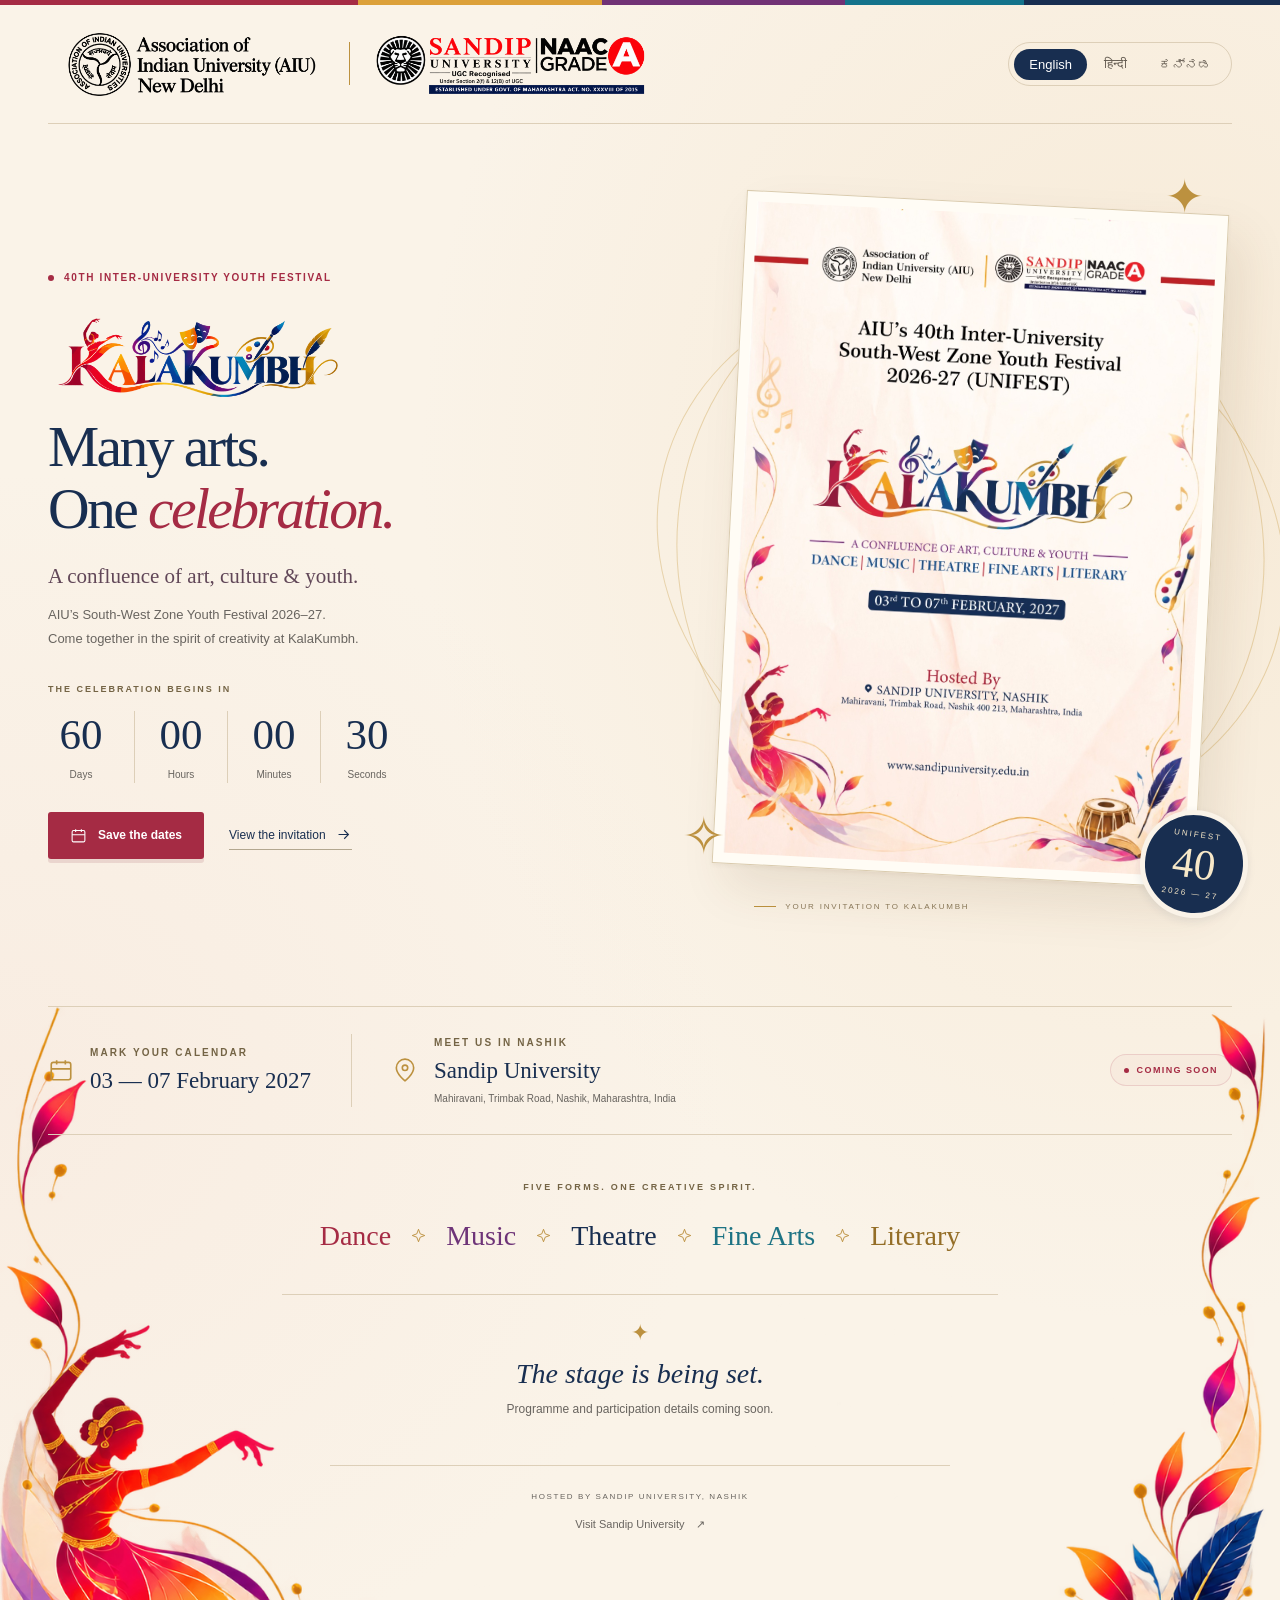
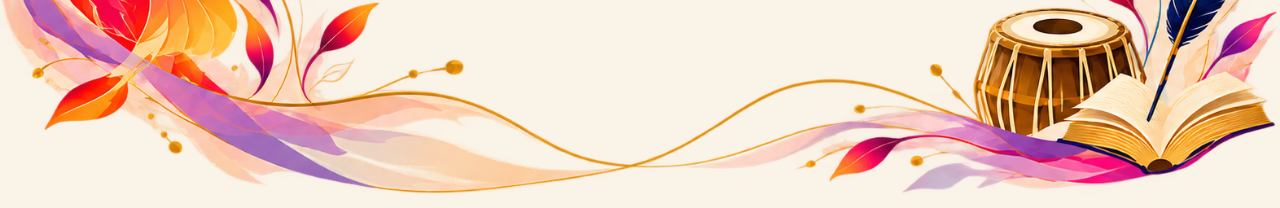
<file: index.html>
<!doctype html>
<html lang="en">
<head>
  <meta charset="utf-8">
  <meta name="viewport" content="width=device-width, initial-scale=1">
  <meta name="theme-color" content="#faf3e8">
  <meta name="description" content="A confluence of art, culture & youth. 03 — 07 February 2027. Sandip University.">
  <title>KalaKumbh 2027 — A confluence of art, culture & youth</title>
  <link rel="icon" href="assets/favicon.svg" type="image/svg+xml">
  <link rel="stylesheet" href="styles.css">
  <script src="script.js" defer></script>
</head>
<body>
  <a class="skip-link" href="#main">Skip to content</a>
  <div class="topline"></div>
  <header class="site-header wrap">
    <a class="organizers" href="index.html" aria-label="AIU · Sandip University — KalaKumbh">
      <span class="logo-crop aiu"><img src="assets/logo-aiu.png" alt="Association of Indian University (AIU), New Delhi" width="2036" height="2880"></span>
      <span class="logo-divider"></span>
      <span class="logo-crop sandip"><img src="assets/logo-sandip.png" alt="Sandip University — NAAC Grade A" width="2036" height="2880"></span>
    </a>
    <nav class="language-nav" aria-label="Select language">
      <a href="index.html" lang="en" hreflang="en" aria-current="page">English</a>
      <a href="hindi.html" lang="hi" hreflang="hi">हिन्दी</a>
      <a href="kannada.html" lang="kn" hreflang="kn">ಕನ್ನಡ</a>
    </nav>
  </header>
  <main id="main">
    <section class="hero wrap" aria-labelledby="hero-title">
      <div class="hero-copy">
        <p class="eyebrow"><span></span> 40TH INTER-UNIVERSITY YOUTH FESTIVAL</p>
        <div class="festival-wordmark ">
          <img src="assets/logo-kalakumbh-english.png" alt="KalaKumbh" width="1131" height="1600">
        </div>
        <h1 id="hero-title">Many arts.<br>One <em>celebration.</em></h1>
        <p class="intro">A confluence of art, culture & youth.</p>
        <p class="description">AIU’s South-West Zone Youth Festival 2026–27.<br>Come together in the spirit of creativity at KalaKumbh.</p>
        <div class="countdown-block">
          <p id="countdown-heading" class="countdown-heading" data-live="The celebration is here!" data-ended="Thank you for celebrating with us.">THE CELEBRATION BEGINS IN</p>
          <div class="countdown" role="timer" aria-live="off" aria-labelledby="countdown-heading">
            <div class="countdown-unit"><span class="countdown-number" data-unit="days">00</span><span class="countdown-label">Days</span></div>
            <div class="countdown-unit"><span class="countdown-number" data-unit="hours">00</span><span class="countdown-label">Hours</span></div>
            <div class="countdown-unit"><span class="countdown-number" data-unit="minutes">00</span><span class="countdown-label">Minutes</span></div>
            <div class="countdown-unit"><span class="countdown-number" data-unit="seconds">00</span><span class="countdown-label">Seconds</span></div>
          </div>
          <noscript><p>03 — 07 February 2027</p></noscript>
        </div>
        <div class="hero-actions">
          <a class="button button-primary" href="assets/kalakumbh-2027.ics" download><svg viewBox="0 0 24 24" fill="none" stroke="currentColor" stroke-width="1.5" aria-hidden="true"><rect x="3" y="5" width="18" height="16" rx="2"/><path d="M16 3v4M8 3v4M3 11h18"/></svg>Save the dates</a>
          <a class="text-link" href="assets/poster-english.jpeg" target="_blank" rel="noopener">View the invitation <svg viewBox="0 0 24 24" fill="none" stroke="currentColor" stroke-width="1.5" aria-hidden="true"><path d="M5 12h14M13 6l6 6-6 6"/></svg></a>
        </div>
      </div>
      <div class="hero-art">
        <div class="orbit orbit-one" aria-hidden="true"></div>
        <div class="orbit orbit-two" aria-hidden="true"></div>
        <span class="art-spark spark-one" aria-hidden="true">✦</span>
        <span class="art-spark spark-two" aria-hidden="true">✧</span>
        <div class="poster-frame">
          <a href="assets/poster-english.jpeg" target="_blank" rel="noopener" aria-label="View the invitation">
            <img class="event-poster" src="assets/poster-english.jpeg" alt="KalaKumbh event poster: AIU’s 40th South-West Zone Youth Festival, 3–7 February 2027, hosted by Sandip University, Nashik." width="1131" height="1600" fetchpriority="high">
          </a>
        </div>
        <div class="edition-seal" aria-hidden="true"><span>UNIFEST</span><strong>40</strong><span>2026 — 27</span></div>
        <p class="poster-caption"><span></span>YOUR INVITATION TO KALAKUMBH</p>
      </div>
    </section>
    <section class="event-details wrap" aria-label="03 — 07 February 2027">
      <div class="detail-item"><svg viewBox="0 0 24 24" fill="none" stroke="currentColor" stroke-width="1.5" aria-hidden="true"><rect x="3" y="5" width="18" height="16" rx="2"/><path d="M16 3v4M8 3v4M3 11h18"/></svg><div><p class="eyebrow">MARK YOUR CALENDAR</p><p class="detail-value">03 — 07 February 2027</p></div></div>
      <div class="detail-item venue-detail"><svg viewBox="0 0 24 24" fill="none" stroke="currentColor" stroke-width="1.5" aria-hidden="true"><path d="M20 10c0 6-8 12-8 12S4 16 4 10a8 8 0 1 1 16 0Z"/><circle cx="12" cy="10" r="2.5"/></svg><div><p class="eyebrow">MEET US IN NASHIK</p><p class="detail-value">Sandip University</p><p class="address">Mahiravani, Trimbak Road, Nashik, Maharashtra, India</p></div></div>
      <div class="coming-soon" aria-label="Site status"><span class="status-dot"></span>COMING SOON</div>
    </section>
    <section class="art-forms wrap" aria-labelledby="arts-heading">
      <p class="eyebrow" id="arts-heading">FIVE FORMS. ONE CREATIVE SPIRIT.</p>
      <div class="arts-list"><span>Dance</span><svg viewBox="0 0 24 24" fill="none" stroke="currentColor" stroke-width="1.5" aria-hidden="true"><path d="m12 2 2.7 7.3L22 12l-7.3 2.7L12 22l-2.7-7.3L2 12l7.3-2.7Z"/></svg><span>Music</span><svg viewBox="0 0 24 24" fill="none" stroke="currentColor" stroke-width="1.5" aria-hidden="true"><path d="m12 2 2.7 7.3L22 12l-7.3 2.7L12 22l-2.7-7.3L2 12l7.3-2.7Z"/></svg><span>Theatre</span><svg viewBox="0 0 24 24" fill="none" stroke="currentColor" stroke-width="1.5" aria-hidden="true"><path d="m12 2 2.7 7.3L22 12l-7.3 2.7L12 22l-2.7-7.3L2 12l7.3-2.7Z"/></svg><span>Fine Arts</span><svg viewBox="0 0 24 24" fill="none" stroke="currentColor" stroke-width="1.5" aria-hidden="true"><path d="m12 2 2.7 7.3L22 12l-7.3 2.7L12 22l-2.7-7.3L2 12l7.3-2.7Z"/></svg><span>Literary</span></div>
    </section>
    <section class="closing wrap">
      <span class="closing-mark" aria-hidden="true">✦</span>
      <h2>The stage is being set.</h2>
      <p>Programme and participation details coming soon.</p>
    </section>
  </main>
  <footer class="site-footer wrap">
    <p>HOSTED BY SANDIP UNIVERSITY, NASHIK</p>
    <a href="https://www.sandipuniversity.edu.in/" target="_blank" rel="noopener">Visit Sandip University <span aria-hidden="true">↗</span></a>
  </footer>
</body>
</html>
</file>
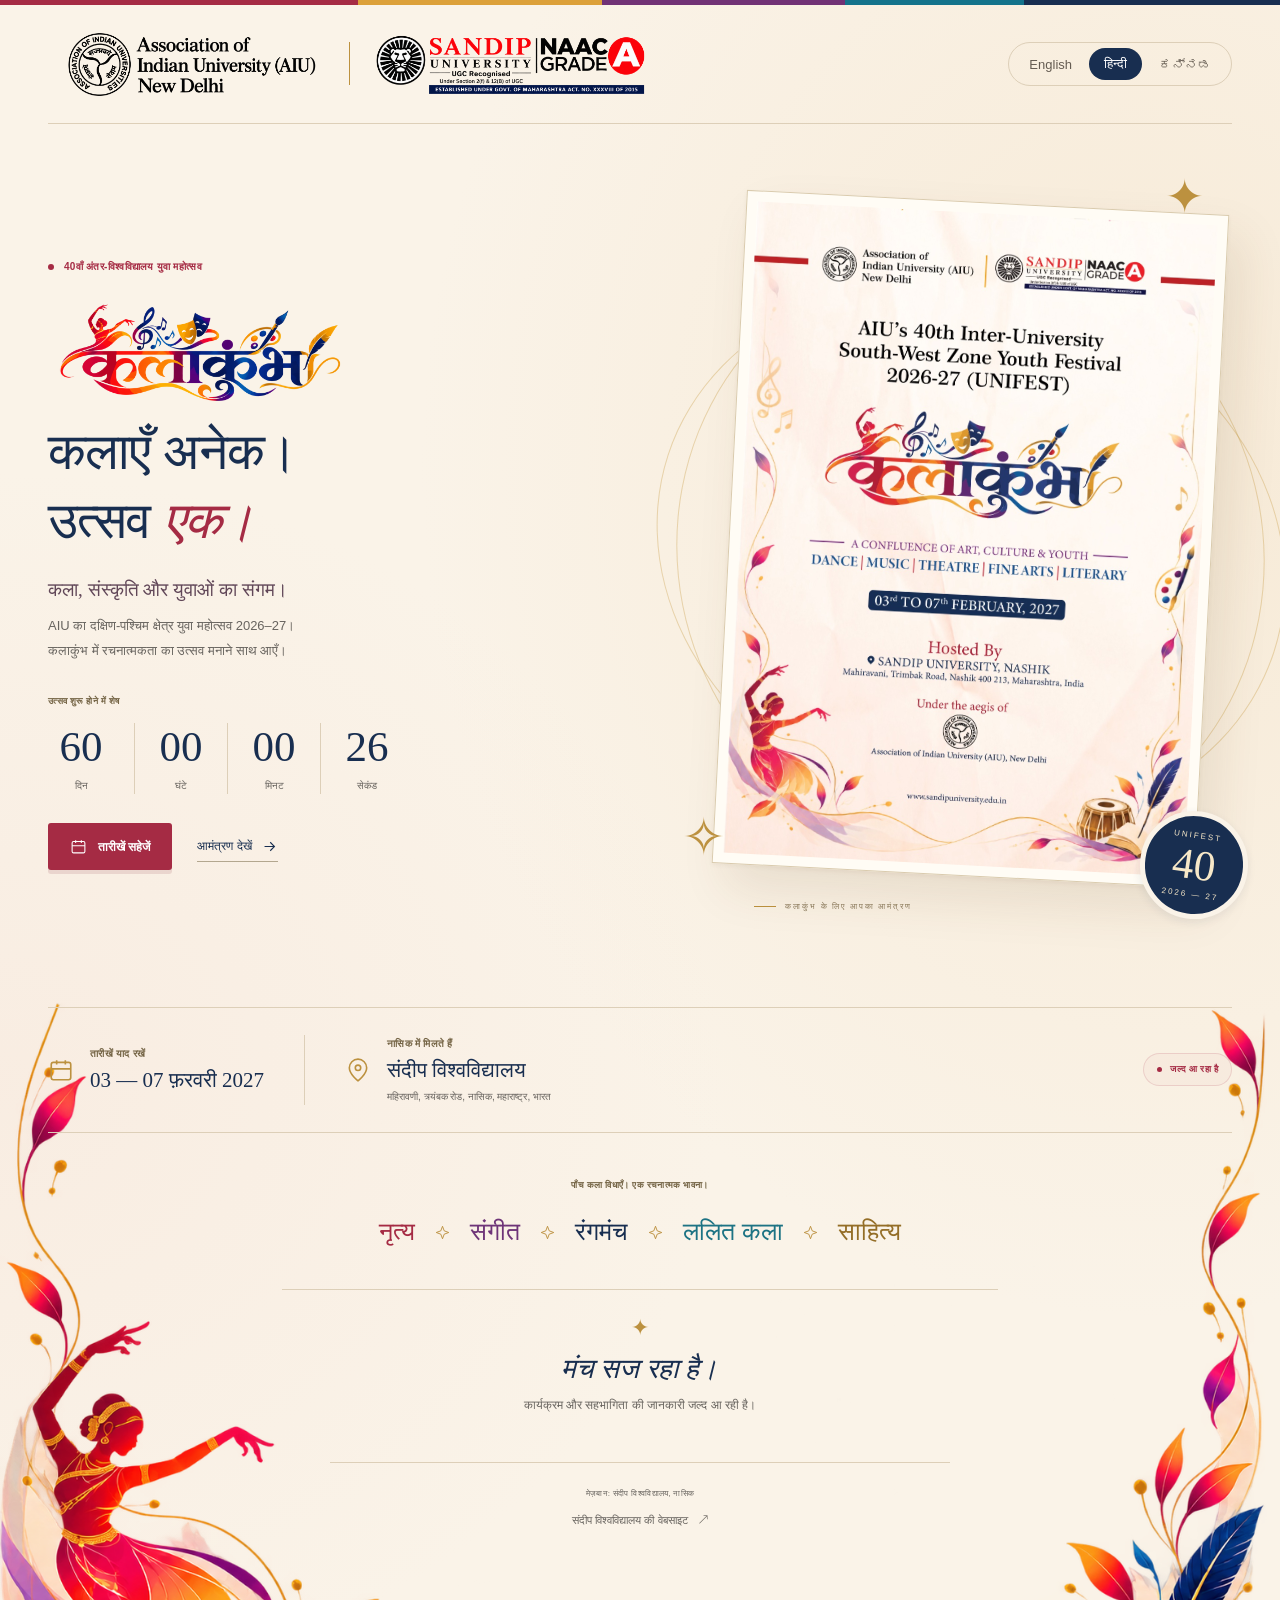
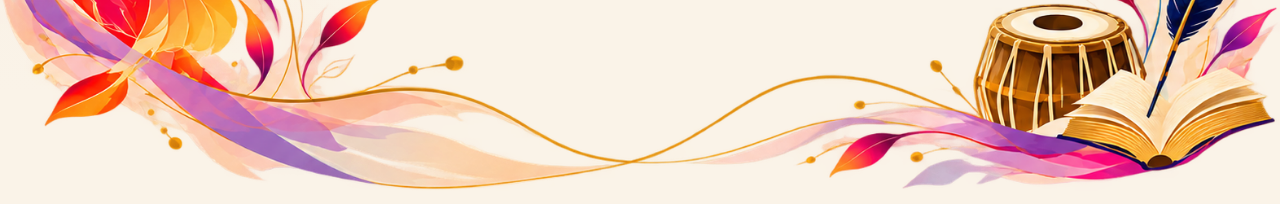
<file: hindi.html>
<!doctype html>
<html lang="hi">
<head>
  <meta charset="utf-8">
  <meta name="viewport" content="width=device-width, initial-scale=1">
  <meta name="theme-color" content="#faf3e8">
  <meta name="description" content="कला, संस्कृति और युवाओं का संगम। 03 — 07 फ़रवरी 2027. संदीप विश्वविद्यालय.">
  <title>कलाकुंभ 2027 — कला, संस्कृति और युवाओं का संगम</title>
  <link rel="icon" href="assets/favicon.svg" type="image/svg+xml">
  <link rel="stylesheet" href="styles.css">
  <script src="script.js" defer></script>
</head>
<body>
  <a class="skip-link" href="#main">मुख्य सामग्री पर जाएँ</a>
  <div class="topline"></div>
  <header class="site-header wrap">
    <a class="organizers" href="hindi.html" aria-label="AIU · Sandip University — कलाकुंभ">
      <span class="logo-crop aiu"><img src="assets/logo-aiu.png" alt="Association of Indian University (AIU), New Delhi" width="3890" height="1310"></span>
      <span class="logo-divider"></span>
      <span class="logo-crop sandip"><img src="assets/logo-sandip.png" alt="Sandip University — NAAC Grade A" width="3910" height="1303"></span>
    </a>
    <nav class="language-nav" aria-label="भाषा चुनें">
      <a href="index.html" lang="en" hreflang="en">English</a>
      <a href="hindi.html" lang="hi" hreflang="hi" aria-current="page">हिन्दी</a>
      <a href="kannada.html" lang="kn" hreflang="kn">ಕನ್ನಡ</a>
    </nav>
  </header>
  <main id="main">
    <section class="hero wrap" aria-labelledby="hero-title">
      <div class="hero-copy">
        <p class="eyebrow"><span></span> 40वाँ अंतर-विश्वविद्यालय युवा महोत्सव</p>
        <div class="festival-wordmark">
          <img src="assets/logo-kalakumbh-hindi.png" alt="कलाकुंभ" width="2172" height="724">
        </div>
        <h1 id="hero-title">कलाएँ अनेक।<br>उत्सव <em>एक।</em></h1>
        <p class="intro">कला, संस्कृति और युवाओं का संगम।</p>
        <p class="description">AIU का दक्षिण-पश्चिम क्षेत्र युवा महोत्सव 2026–27।<br>कलाकुंभ में रचनात्मकता का उत्सव मनाने साथ आएँ।</p>
        <div class="countdown-block">
          <p id="countdown-heading" class="countdown-heading" data-live="उत्सव शुरू हो गया है!" data-ended="हमारे साथ उत्सव मनाने के लिए धन्यवाद।">उत्सव शुरू होने में शेष</p>
          <div class="countdown" role="timer" aria-live="off" aria-labelledby="countdown-heading">
            <div class="countdown-unit"><span class="countdown-number" data-unit="days">00</span><span class="countdown-label">दिन</span></div>
            <div class="countdown-unit"><span class="countdown-number" data-unit="hours">00</span><span class="countdown-label">घंटे</span></div>
            <div class="countdown-unit"><span class="countdown-number" data-unit="minutes">00</span><span class="countdown-label">मिनट</span></div>
            <div class="countdown-unit"><span class="countdown-number" data-unit="seconds">00</span><span class="countdown-label">सेकंड</span></div>
          </div>
          <noscript><p>03 — 07 फ़रवरी 2027</p></noscript>
        </div>
        <div class="hero-actions">
          <a class="button button-primary" href="assets/kalakumbh-2027.ics" download><svg viewBox="0 0 24 24" fill="none" stroke="currentColor" stroke-width="1.5" aria-hidden="true"><rect x="3" y="5" width="18" height="16" rx="2"/><path d="M16 3v4M8 3v4M3 11h18"/></svg>तारीखें सहेजें</a>
          <a class="text-link" href="assets/poster-hindi.jpeg" target="_blank" rel="noopener">आमंत्रण देखें <svg viewBox="0 0 24 24" fill="none" stroke="currentColor" stroke-width="1.5" aria-hidden="true"><path d="M5 12h14M13 6l6 6-6 6"/></svg></a>
        </div>
      </div>
      <div class="hero-art">
        <div class="orbit orbit-one" aria-hidden="true"></div>
        <div class="orbit orbit-two" aria-hidden="true"></div>
        <span class="art-spark spark-one" aria-hidden="true">✦</span>
        <span class="art-spark spark-two" aria-hidden="true">✧</span>
        <div class="poster-frame">
          <a href="assets/poster-hindi.jpeg" target="_blank" rel="noopener" aria-label="आमंत्रण देखें">
            <img class="event-poster" src="assets/poster-hindi.jpeg" alt="कलाकुंभ का पोस्टर: AIU का 40वाँ दक्षिण-पश्चिम क्षेत्र युवा महोत्सव, 3–7 फ़रवरी 2027, संदीप विश्वविद्यालय, नासिक।" width="1131" height="1600" fetchpriority="high">
          </a>
        </div>
        <div class="edition-seal" aria-hidden="true"><span>UNIFEST</span><strong>40</strong><span>2026 — 27</span></div>
        <p class="poster-caption"><span></span>कलाकुंभ के लिए आपका आमंत्रण</p>
      </div>
    </section>
    <section class="event-details wrap" aria-label="03 — 07 फ़रवरी 2027">
      <div class="detail-item"><svg viewBox="0 0 24 24" fill="none" stroke="currentColor" stroke-width="1.5" aria-hidden="true"><rect x="3" y="5" width="18" height="16" rx="2"/><path d="M16 3v4M8 3v4M3 11h18"/></svg><div><p class="eyebrow">तारीखें याद रखें</p><p class="detail-value">03 — 07 फ़रवरी 2027</p></div></div>
      <div class="detail-item venue-detail"><svg viewBox="0 0 24 24" fill="none" stroke="currentColor" stroke-width="1.5" aria-hidden="true"><path d="M20 10c0 6-8 12-8 12S4 16 4 10a8 8 0 1 1 16 0Z"/><circle cx="12" cy="10" r="2.5"/></svg><div><p class="eyebrow">नासिक में मिलते हैं</p><p class="detail-value">संदीप विश्वविद्यालय</p><p class="address">महिरावणी, त्र्यंबक रोड, नासिक, महाराष्ट्र, भारत</p></div></div>
      <div class="coming-soon" aria-label="वेबसाइट की स्थिति"><span class="status-dot"></span>जल्द आ रहा है</div>
    </section>
    <section class="art-forms wrap" aria-labelledby="arts-heading">
      <p class="eyebrow" id="arts-heading">पाँच कला विधाएँ। एक रचनात्मक भावना।</p>
      <div class="arts-list"><span>नृत्य</span><svg viewBox="0 0 24 24" fill="none" stroke="currentColor" stroke-width="1.5" aria-hidden="true"><path d="m12 2 2.7 7.3L22 12l-7.3 2.7L12 22l-2.7-7.3L2 12l7.3-2.7Z"/></svg><span>संगीत</span><svg viewBox="0 0 24 24" fill="none" stroke="currentColor" stroke-width="1.5" aria-hidden="true"><path d="m12 2 2.7 7.3L22 12l-7.3 2.7L12 22l-2.7-7.3L2 12l7.3-2.7Z"/></svg><span>रंगमंच</span><svg viewBox="0 0 24 24" fill="none" stroke="currentColor" stroke-width="1.5" aria-hidden="true"><path d="m12 2 2.7 7.3L22 12l-7.3 2.7L12 22l-2.7-7.3L2 12l7.3-2.7Z"/></svg><span>ललित कला</span><svg viewBox="0 0 24 24" fill="none" stroke="currentColor" stroke-width="1.5" aria-hidden="true"><path d="m12 2 2.7 7.3L22 12l-7.3 2.7L12 22l-2.7-7.3L2 12l7.3-2.7Z"/></svg><span>साहित्य</span></div>
    </section>
    <section class="closing wrap">
      <span class="closing-mark" aria-hidden="true">✦</span>
      <h2>मंच सज रहा है।</h2>
      <p>कार्यक्रम और सहभागिता की जानकारी जल्द आ रही है।</p>
    </section>
  </main>
  <footer class="site-footer wrap">
    <p>मेज़बान: संदीप विश्वविद्यालय, नासिक</p>
    <a href="https://www.sandipuniversity.edu.in/" target="_blank" rel="noopener">संदीप विश्वविद्यालय की वेबसाइट <span aria-hidden="true">↗</span></a>
  </footer>
</body>
</html>
</file>
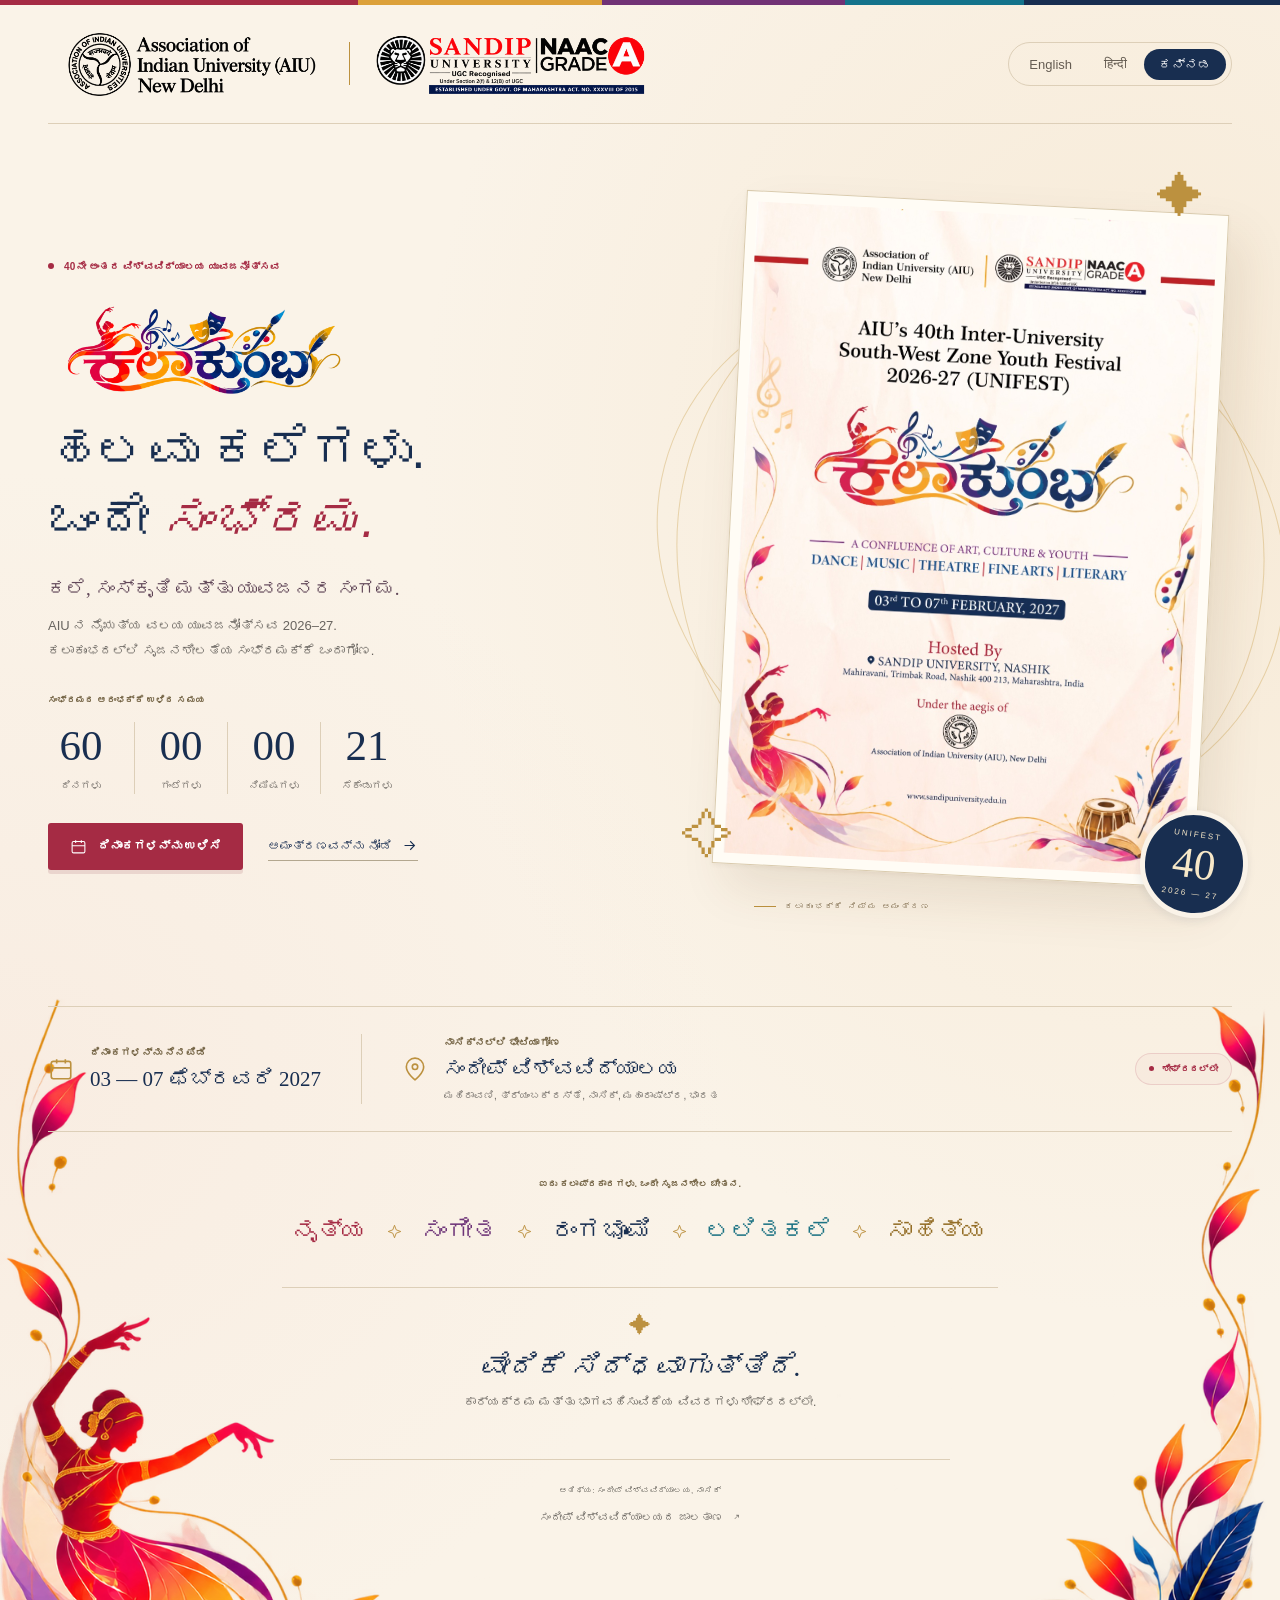
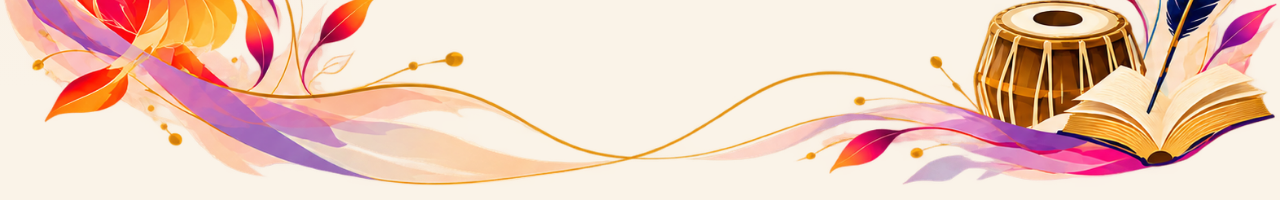
<file: kannada.html>
<!doctype html>
<html lang="kn">
<head>
  <meta charset="utf-8">
  <meta name="viewport" content="width=device-width, initial-scale=1">
  <meta name="theme-color" content="#faf3e8">
  <meta name="description" content="ಕಲೆ, ಸಂಸ್ಕೃತಿ ಮತ್ತು ಯುವಜನರ ಸಂಗಮ. 03 — 07 ಫೆಬ್ರವರಿ 2027. ಸಂದೀಪ್ ವಿಶ್ವವಿದ್ಯಾಲಯ.">
  <title>ಕಲಾಕುಂಭ 2027 — ಕಲೆ, ಸಂಸ್ಕೃತಿ ಮತ್ತು ಯುವಜನರ ಸಂಗಮ</title>
  <link rel="icon" href="assets/favicon.svg" type="image/svg+xml">
  <link rel="stylesheet" href="styles.css">
  <script src="script.js" defer></script>
</head>
<body>
  <a class="skip-link" href="#main">ವಿಷಯಕ್ಕೆ ತೆರಳಿ</a>
  <div class="topline"></div>
  <header class="site-header wrap">
    <a class="organizers" href="kannada.html" aria-label="AIU · Sandip University — ಕಲಾಕುಂಭ">
      <span class="logo-crop aiu"><img src="assets/logo-aiu.png" alt="Association of Indian University (AIU), New Delhi" width="2161" height="728"></span>
      <span class="logo-divider"></span>
      <span class="logo-crop sandip"><img src="assets/logo-sandip.png" alt="Sandip University — NAAC Grade A" width="2172" height="724"></span>
    </a>
    <nav class="language-nav" aria-label="ಭಾಷೆಯನ್ನು ಆಯ್ಕೆಮಾಡಿ">
      <a href="index.html" lang="en" hreflang="en">English</a>
      <a href="hindi.html" lang="hi" hreflang="hi">हिन्दी</a>
      <a href="kannada.html" lang="kn" hreflang="kn" aria-current="page">ಕನ್ನಡ</a>
    </nav>
  </header>
  <main id="main">
    <section class="hero wrap" aria-labelledby="hero-title">
      <div class="hero-copy">
        <p class="eyebrow"><span></span> 40ನೇ ಅಂತರ ವಿಶ್ವವಿದ್ಯಾಲಯ ಯುವಜನೋತ್ಸವ</p>
        <div class="festival-wordmark ">
          <img src="assets/logo-kalakumbh-kannada.png" alt="ಕಲಾಕುಂಭ" width="2079" height="756">
        </div>
        <h1 id="hero-title">ಹಲವು ಕಲೆಗಳು.<br>ಒಂದೇ <em>ಸಂಭ್ರಮ.</em></h1>
        <p class="intro">ಕಲೆ, ಸಂಸ್ಕೃತಿ ಮತ್ತು ಯುವಜನರ ಸಂಗಮ.</p>
        <p class="description">AIU ನ ನೈಋತ್ಯ ವಲಯ ಯುವಜನೋತ್ಸವ 2026–27.<br>ಕಲಾಕುಂಭದಲ್ಲಿ ಸೃಜನಶೀಲತೆಯ ಸಂಭ್ರಮಕ್ಕೆ ಒಂದಾಗೋಣ.</p>
        <div class="countdown-block">
          <p id="countdown-heading" class="countdown-heading" data-live="ಸಂಭ್ರಮ ಆರಂಭವಾಗಿದೆ!" data-ended="ನಮ್ಮೊಂದಿಗೆ ಸಂಭ್ರಮಿಸಿದ್ದಕ್ಕಾಗಿ ಧನ್ಯವಾದಗಳು.">ಸಂಭ್ರಮದ ಆರಂಭಕ್ಕೆ ಉಳಿದ ಸಮಯ</p>
          <div class="countdown" role="timer" aria-live="off" aria-labelledby="countdown-heading">
            <div class="countdown-unit"><span class="countdown-number" data-unit="days">00</span><span class="countdown-label">ದಿನಗಳು</span></div>
            <div class="countdown-unit"><span class="countdown-number" data-unit="hours">00</span><span class="countdown-label">ಗಂಟೆಗಳು</span></div>
            <div class="countdown-unit"><span class="countdown-number" data-unit="minutes">00</span><span class="countdown-label">ನಿಮಿಷಗಳು</span></div>
            <div class="countdown-unit"><span class="countdown-number" data-unit="seconds">00</span><span class="countdown-label">ಸೆಕೆಂಡುಗಳು</span></div>
          </div>
          <noscript><p>03 — 07 ಫೆಬ್ರವರಿ 2027</p></noscript>
        </div>
        <div class="hero-actions">
          <a class="button button-primary" href="assets/kalakumbh-2027.ics" download><svg viewBox="0 0 24 24" fill="none" stroke="currentColor" stroke-width="1.5" aria-hidden="true"><rect x="3" y="5" width="18" height="16" rx="2"/><path d="M16 3v4M8 3v4M3 11h18"/></svg>ದಿನಾಂಕಗಳನ್ನು ಉಳಿಸಿ</a>
          <a class="text-link" href="assets/poster-kannada.jpeg" target="_blank" rel="noopener">ಆಮಂತ್ರಣವನ್ನು ನೋಡಿ <svg viewBox="0 0 24 24" fill="none" stroke="currentColor" stroke-width="1.5" aria-hidden="true"><path d="M5 12h14M13 6l6 6-6 6"/></svg></a>
        </div>
      </div>
      <div class="hero-art">
        <div class="orbit orbit-one" aria-hidden="true"></div>
        <div class="orbit orbit-two" aria-hidden="true"></div>
        <span class="art-spark spark-one" aria-hidden="true">✦</span>
        <span class="art-spark spark-two" aria-hidden="true">✧</span>
        <div class="poster-frame">
          <a href="assets/poster-kannada.jpeg" target="_blank" rel="noopener" aria-label="ಆಮಂತ್ರಣವನ್ನು ನೋಡಿ">
            <img class="event-poster" src="assets/poster-kannada.jpeg" alt="ಕಲಾಕುಂಭ ಯುವಜನೋತ್ಸವದ ಪೋಸ್ಟರ್: 3–7 ಫೆಬ್ರವರಿ 2027, ಸಂದೀಪ್ ವಿಶ್ವವಿದ್ಯಾಲಯ, ನಾಸಿಕ್." width="1131" height="1600" fetchpriority="high">
          </a>
        </div>
        <div class="edition-seal" aria-hidden="true"><span>UNIFEST</span><strong>40</strong><span>2026 — 27</span></div>
        <p class="poster-caption"><span></span>ಕಲಾಕುಂಭಕ್ಕೆ ನಿಮ್ಮ ಆಮಂತ್ರಣ</p>
      </div>
    </section>
    <section class="event-details wrap" aria-label="03 — 07 ಫೆಬ್ರವರಿ 2027">
      <div class="detail-item"><svg viewBox="0 0 24 24" fill="none" stroke="currentColor" stroke-width="1.5" aria-hidden="true"><rect x="3" y="5" width="18" height="16" rx="2"/><path d="M16 3v4M8 3v4M3 11h18"/></svg><div><p class="eyebrow">ದಿನಾಂಕಗಳನ್ನು ನೆನಪಿಡಿ</p><p class="detail-value">03 — 07 ಫೆಬ್ರವರಿ 2027</p></div></div>
      <div class="detail-item venue-detail"><svg viewBox="0 0 24 24" fill="none" stroke="currentColor" stroke-width="1.5" aria-hidden="true"><path d="M20 10c0 6-8 12-8 12S4 16 4 10a8 8 0 1 1 16 0Z"/><circle cx="12" cy="10" r="2.5"/></svg><div><p class="eyebrow">ನಾಸಿಕ್‌ನಲ್ಲಿ ಭೇಟಿಯಾಗೋಣ</p><p class="detail-value">ಸಂದೀಪ್ ವಿಶ್ವವಿದ್ಯಾಲಯ</p><p class="address">ಮಹಿರಾವಣಿ, ತ್ರ್ಯಂಬಕ್ ರಸ್ತೆ, ನಾಸಿಕ್, ಮಹಾರಾಷ್ಟ್ರ, ಭಾರತ</p></div></div>
      <div class="coming-soon" aria-label="ಜಾಲತಾಣದ ಸ್ಥಿತಿ"><span class="status-dot"></span>ಶೀಘ್ರದಲ್ಲೇ</div>
    </section>
    <section class="art-forms wrap" aria-labelledby="arts-heading">
      <p class="eyebrow" id="arts-heading">ಐದು ಕಲಾಪ್ರಕಾರಗಳು. ಒಂದೇ ಸೃಜನಶೀಲ ಚೇತನ.</p>
      <div class="arts-list"><span>ನೃತ್ಯ</span><svg viewBox="0 0 24 24" fill="none" stroke="currentColor" stroke-width="1.5" aria-hidden="true"><path d="m12 2 2.7 7.3L22 12l-7.3 2.7L12 22l-2.7-7.3L2 12l7.3-2.7Z"/></svg><span>ಸಂಗೀತ</span><svg viewBox="0 0 24 24" fill="none" stroke="currentColor" stroke-width="1.5" aria-hidden="true"><path d="m12 2 2.7 7.3L22 12l-7.3 2.7L12 22l-2.7-7.3L2 12l7.3-2.7Z"/></svg><span>ರಂಗಭೂಮಿ</span><svg viewBox="0 0 24 24" fill="none" stroke="currentColor" stroke-width="1.5" aria-hidden="true"><path d="m12 2 2.7 7.3L22 12l-7.3 2.7L12 22l-2.7-7.3L2 12l7.3-2.7Z"/></svg><span>ಲಲಿತಕಲೆ</span><svg viewBox="0 0 24 24" fill="none" stroke="currentColor" stroke-width="1.5" aria-hidden="true"><path d="m12 2 2.7 7.3L22 12l-7.3 2.7L12 22l-2.7-7.3L2 12l7.3-2.7Z"/></svg><span>ಸಾಹಿತ್ಯ</span></div>
    </section>
    <section class="closing wrap">
      <span class="closing-mark" aria-hidden="true">✦</span>
      <h2>ವೇದಿಕೆ ಸಿದ್ಧವಾಗುತ್ತಿದೆ.</h2>
      <p>ಕಾರ್ಯಕ್ರಮ ಮತ್ತು ಭಾಗವಹಿಸುವಿಕೆಯ ವಿವರಗಳು ಶೀಘ್ರದಲ್ಲೇ.</p>
    </section>
  </main>
  <footer class="site-footer wrap">
    <p>ಆತಿಥ್ಯ: ಸಂದೀಪ್ ವಿಶ್ವವಿದ್ಯಾಲಯ, ನಾಸಿಕ್</p>
    <a href="https://www.sandipuniversity.edu.in/" target="_blank" rel="noopener">ಸಂದೀಪ್ ವಿಶ್ವವಿದ್ಯಾಲಯದ ಜಾಲತಾಣ <span aria-hidden="true">↗</span></a>
  </footer>
</body>
</html>
</file>
<file: styles.css>
/* KalaKumbh — poster-inspired palette. No external fonts or dependencies. */
:root{--paper:#faf3e8;--ink:#182e50;--muted:#68645f;--red:#a52b44;--gold:#bc913f;--line:#ddcfb8;--serif:Georgia,'Nirmala UI',serif;--sans:'Segoe UI','Nirmala UI',sans-serif}
*{box-sizing:border-box}
html{scroll-behavior:smooth}
body{margin:0;background:var(--paper);color:var(--ink);font-family:var(--sans);-webkit-font-smoothing:antialiased;background-image:radial-gradient(ellipse at 90% 26%,#f3dfc174,transparent 45%),radial-gradient(ellipse at 0% 60%,#f5ded34d,transparent 40%)}
a{color:inherit;text-decoration:none}
/* Dedicated transparent artwork avoids enlarging and fading the poster crop. */
body{position:relative;isolation:isolate;padding-bottom:min(19.45vw,311px)}
body::after{
  content:"";
  position:absolute;
  z-index:-1;
  bottom:0;
  left:50%;
  transform:translateX(-50%);
  width:min(100%,1572px);
  aspect-ratio:1131/720;
  background:url('assets/border-artwork.png') center bottom / contain no-repeat;
  pointer-events:none;
}
button,a{-webkit-tap-highlight-color:transparent}
a:focus-visible{outline:3px solid var(--red);outline-offset:6px}
img{display:block;max-width:100%}
/* Decorative poster orbits may extend beyond the page, but must not widen it. */
main{overflow-x:clip}
svg{width:22px;height:22px;flex-shrink:0}
.wrap{width:min(1240px,calc(100% - 96px));margin-inline:auto}
.topline{height:5px;background:linear-gradient(90deg,var(--red) 0 28%,#dca039 28% 47%,#713275 47% 66%,#14738b 66% 80%,var(--ink) 80%)}
.skip-link{position:fixed;left:20px;top:-100px;background:var(--ink);color:white;padding:12px;z-index:10}.skip-link:focus{top:12px}
.site-header{display:flex;align-items:center;justify-content:space-between;gap:28px;min-height:119px;border-bottom:1px solid var(--line)}
.organizers{display:flex;align-items:center;gap:21px;max-width:100%}
.logo-crop{display:block;flex-shrink:0}
.logo-crop img,.festival-wordmark img{width:100%;height:100%;object-fit:contain}
/* Fill the header slots by cropping only the logos' transparent margins. */
.logo-crop img{object-fit:cover}
.aiu{width:280px;aspect-ratio:385/101}
.sandip{width:280px;aspect-ratio:390/101}
.logo-divider{height:43px;width:1px;background:var(--gold)}
.language-nav{display:flex;align-items:center;padding:5px;border:1px solid var(--line);border-radius:30px;gap:2px;flex-shrink:0}
.language-nav a{padding:8px 15px;border-radius:22px;font-size:13px;color:#655c52;transition:background .2s,color .2s;white-space:nowrap}.language-nav a:hover{background:#eaddc9}.language-nav a[aria-current=page]{background:var(--ink);color:#fff}
.hero{display:grid;grid-template-columns:1.12fr 1fr;gap:76px;align-items:center;padding-top:65px;padding-bottom:67px}
.eyebrow{font-size:10px;letter-spacing:2.1px;font-weight:650;line-height:1.7;margin:0;color:#746445}
.hero-copy>.eyebrow{display:flex;align-items:center;gap:10px;color:var(--red);letter-spacing:1.65px}.hero-copy>.eyebrow span{height:6px;width:6px;border-radius:50%;background:var(--red);flex-shrink:0}
.festival-wordmark{width:300px;max-width:80%;aspect-ratio:790/250;margin:22px 0 13px}
html[lang=hi] .festival-wordmark,html[lang=kn] .festival-wordmark{aspect-ratio:790/280}
.hindi-wordmark{display:flex;align-items:center;gap:18px;overflow:visible;aspect-ratio:auto;font-size:53px;font-family:var(--serif);font-weight:700;color:var(--red);margin:25px 0 19px}.wordmark-flourish{font-size:38px;color:var(--gold)}
h1{font-family:var(--serif);font-weight:400;font-size:clamp(45px,4.5vw,66px);letter-spacing:-2.6px;line-height:1.08;margin:0 0 21px}h1 em{font-weight:400;color:var(--red)}
.intro{font-family:var(--serif);font-size:21px;line-height:1.5;margin:0 0 10px;color:#614758}
.description{font-size:13px;line-height:1.9;color:var(--muted);margin:0;max-width:490px}
.countdown-block{margin-top:29px}.countdown-heading{font-size:9px;letter-spacing:2px;font-weight:650;color:#746445;margin:0 0 14px;line-height:1.8}
.countdown{display:flex;gap:0}.countdown-unit{min-width:87px;border-right:1px solid var(--line);padding:0 20px;text-align:center}.countdown-unit:first-child{padding-left:0}.countdown-unit:last-child{border:0}.countdown-number{display:block;font-family:var(--serif);font-size:43px;font-weight:400;line-height:1.1;font-variant-numeric:tabular-nums;min-width:52px}.countdown-label{display:block;font-size:10px;line-height:1.7;color:var(--muted);margin-top:7px}
.hero-actions{display:flex;gap:25px;align-items:center;margin-top:29px;flex-wrap:wrap}.button{display:inline-flex;align-items:center;justify-content:center;gap:11px;padding:15px 22px;font-size:12px;font-weight:600;border-radius:3px;transition:background .2s,transform .2s}.button-primary{background:var(--red);color:#fff;box-shadow:0 4px 0 #82223620}.button:hover{background:#852137;transform:translateY(-2px)}.button svg{width:17px;height:17px}.text-link{font-size:12px;display:inline-flex;align-items:center;gap:9px;border-bottom:1px solid #b3a78f;padding:6px 0}.text-link svg{width:17px;height:17px}.text-link:hover{color:var(--red)}
.hero-art{position:relative;padding:13px 20px 28px;min-width:0}.poster-frame{position:relative;z-index:1;padding:10px;background:#fffcf5;border:1px solid #dacbae;transform:rotate(3deg);box-shadow:15px 23px 48px #5439181a,0 2px 4px #5439180d;transition:transform .4s}.poster-frame:hover{transform:rotate(0deg)}.event-poster{width:100%;height:auto}.poster-frame a{display:block}
.orbit{position:absolute;border:1px solid #c9a04b60;border-radius:50%;pointer-events:none}.orbit-one{inset:8% -6% 11%;transform:rotate(-22deg)}.orbit-two{inset:13% -11% 16%;transform:rotate(18deg)}.art-spark{position:absolute;z-index:2;color:var(--gold)}.spark-one{font-size:47px;top:-20px;right:28px}.spark-two{font-size:52px;left:-27px;bottom:73px}
.edition-seal{position:absolute;z-index:2;bottom:21px;right:-16px;background:var(--ink);color:#f7e8c8;border:5px solid var(--paper);width:108px;height:108px;border-radius:50%;display:flex;flex-direction:column;align-items:center;justify-content:center;transform:rotate(8deg);box-shadow:0 3px 10px #182e5015}.edition-seal span{font-size:8px;letter-spacing:2px}.edition-seal strong{font-family:var(--serif);font-size:43px;line-height:1.15;font-weight:400}.poster-caption{display:flex;align-items:center;gap:9px;font-size:8px;letter-spacing:1.8px;margin:26px 0 0 25px;color:#8a795a}.poster-caption span{width:22px;height:1px;background:var(--gold)}
.event-details{border-block:1px solid var(--line);display:flex;align-items:center;gap:40px;padding-top:27px;padding-bottom:27px}.detail-item{display:flex;gap:16px;align-items:center}.detail-item>svg{color:var(--gold);width:26px;height:26px}.detail-value{font-family:var(--serif);font-size:23px;margin:5px 0 0;line-height:1.3}.venue-detail{border-left:1px solid var(--line);padding-left:40px}.address{font-size:10px;color:var(--muted);line-height:1.7;margin:4px 0 0}.coming-soon{margin-left:auto;display:flex;align-items:center;gap:8px;flex-shrink:0;font-size:9px;letter-spacing:1.4px;font-weight:650;color:var(--red);padding:10px 13px;background:#a52b4407;border:1px solid #a52b4426;border-radius:30px}.status-dot{width:5px;height:5px;border-radius:50%;background:var(--red)}
.art-forms{padding-top:45px;padding-bottom:42px;text-align:center}.art-forms>.eyebrow{font-size:9px;letter-spacing:2.3px}.arts-list{display:flex;justify-content:center;align-items:center;gap:29px;margin-top:25px}.arts-list span{font-family:var(--serif);font-size:28px;white-space:nowrap}.arts-list svg{color:var(--gold);width:15px;height:15px}.arts-list span:nth-of-type(1){color:var(--red)}.arts-list span:nth-of-type(2){color:#6e3478}.arts-list span:nth-of-type(3){color:var(--ink)}.arts-list span:nth-of-type(4){color:#1d7384}.arts-list span:nth-of-type(5){color:#946e27}
.closing{text-align:center;padding:25px 0 45px;border-top:1px solid var(--line)}.closing-mark{color:var(--gold);font-size:22px}.closing h2{font-family:var(--serif);font-weight:400;font-style:italic;font-size:28px;margin:12px 0 9px}.closing p{color:var(--muted);font-size:12px;margin:0;line-height:1.8}
.site-footer{border-top:1px solid var(--line);padding:24px 0 28px;display:flex;justify-content:space-between;align-items:center;gap:20px;color:var(--muted)}.site-footer p{font-size:8px;letter-spacing:1.6px;margin:0;line-height:1.8}.site-footer a{font-size:11px}.site-footer a:hover{color:var(--red)}.site-footer a span{margin-left:8px}
html:not([lang=en]) h1{font-family:'Nirmala UI','Segoe UI',sans-serif;letter-spacing:-1px;line-height:1.35;font-size:clamp(40px,4vw,58px)}html:not([lang=en]) .eyebrow,html:not([lang=en]) .countdown-heading,html:not([lang=en]) .coming-soon,html:not([lang=en]) .site-footer p{letter-spacing:.3px}html:not([lang=en]) .intro{font-size:19px}html:not([lang=en]) .arts-list span{font-size:25px}html:not([lang=en]) .detail-value{font-size:21px}
@media(min-width:1500px){.hero{padding-top:80px;padding-bottom:85px;gap:95px}.hero-art{max-width:490px}}
@media(max-width:1100px){.wrap{width:calc(100% - 64px)}.hero{gap:35px}.aiu,.sandip{width:190px}.organizers{gap:14px}.language-nav a{padding:7px 11px}.hero-actions{gap:17px}.event-details{gap:25px}.venue-detail{padding-left:25px}.detail-value{font-size:20px}.coming-soon{font-size:8px;padding:9px}.arts-list{gap:20px}.arts-list span{font-size:25px}.hero-art{padding-inline:12px}}
@media(max-width:850px){.site-header{min-height:105px}.aiu,.sandip{width:153px}.organizers{gap:10px}.logo-divider{height:33px}.hero{grid-template-columns:1fr 0.85fr;gap:25px;padding-block:45px}.hero-copy>.eyebrow{font-size:8px;letter-spacing:1px}h1{font-size:45px;letter-spacing:-2px}.festival-wordmark{width:240px}.intro{font-size:18px}.description{font-size:12px}.countdown-unit{min-width:68px;padding-inline:12px}.countdown-number{font-size:35px;min-width:43px}.hero-actions{gap:12px}.button{padding:13px 16px}.text-link{font-size:11px}.edition-seal{width:88px;height:88px;right:-9px}.edition-seal strong{font-size:33px}.edition-seal span{font-size:7px}.coming-soon{display:none}.event-details{justify-content:space-between}.detail-value{font-size:20px}.arts-list{gap:16px}.arts-list span{font-size:22px}html:not([lang=en]) .hero{grid-template-columns:1fr}html:not([lang=en]) .hero-art{width:min(430px,85%);margin:10px auto 0}html:not([lang=en]) .hero-copy{max-width:580px}html:not([lang=en]) .arts-list{flex-wrap:wrap}}
@media(max-width:640px){.wrap{width:calc(100% - 40px)}.site-header{flex-direction:column;justify-content:center;gap:19px;padding-block:20px}.organizers{max-width:100%;gap:14px}.aiu,.sandip{width:min(41vw,200px)}.language-nav{padding:3px}.language-nav a{font-size:12px;padding:6px 16px}.hero{grid-template-columns:1fr;gap:45px;padding-top:35px;padding-bottom:37px}.hero-copy{max-width:500px;margin:auto;width:100%}.hero-copy>.eyebrow{font-size:9px;letter-spacing:1.2px}.festival-wordmark{width:255px;margin-top:22px;margin-bottom:15px}h1{font-size:clamp(43px,9.8vw,58px);letter-spacing:-1.8px}.intro{font-size:19px}.description{font-size:12px}.countdown-block{margin-top:27px}.countdown-heading{font-size:8px}.countdown-unit{min-width:75px;padding-inline:15px}.countdown-number{font-size:38px}.countdown-label{font-size:9px}.hero-actions{gap:20px;margin-top:26px}.button{font-size:11px;padding:14px 17px}.hero-art{width:83%;max-width:370px;margin:auto;padding:0 0 24px}.edition-seal{right:-25px;bottom:12px}.poster-caption{font-size:7px;margin-left:0;letter-spacing:1.2px}.spark-one{font-size:35px;top:-27px;right:7px}.spark-two{font-size:41px}.orbit-one{inset:6% -8% 10%}.orbit-two{inset:15% -12% 18%}.event-details{align-items:flex-start;flex-direction:column;gap:23px;padding-block:25px}.venue-detail{border:0;padding:0}.detail-value{font-size:23px}.eyebrow{font-size:8px}.address{max-width:270px;font-size:10px}.detail-item{gap:14px}.art-forms{padding-block:32px}.art-forms>.eyebrow{font-size:8px;letter-spacing:1.5px}.arts-list{flex-wrap:wrap;gap:13px;margin-top:21px}.arts-list span{font-size:22px}.arts-list svg{width:10px;height:10px}.closing{padding-block:25px 31px}.closing h2{font-size:27px}.closing p{font-size:11px}.site-footer{flex-direction:column;text-align:center;gap:13px;padding-block:22px}.site-footer p{font-size:8px;letter-spacing:1px}html:not([lang=en]) h1{font-size:43px}html:not([lang=en]) .arts-list span{font-size:22px}.hindi-wordmark{font-size:48px}.hero-art .poster-frame{padding:7px}}
/* Keep the single-column layout centered across all three languages. */
@media(max-width:850px){
  .site-header{flex-direction:column;justify-content:center;gap:19px;padding-block:20px}
  .organizers{max-width:100%}
  .hero{grid-template-columns:minmax(0,1fr);gap:45px}
  .hero-copy,html:not([lang=en]) .hero-copy{width:100%;max-width:580px;min-width:0;margin-inline:auto;text-align:center}
  .hero-copy>.eyebrow,.hero-actions,.poster-caption{justify-content:center}
  .festival-wordmark,.description{margin-inline:auto}
  .hindi-wordmark{justify-content:center}
  .countdown{justify-content:center}
  .countdown-unit:first-child{padding-left:12px}
  .hero-art,html:not([lang=en]) .hero-art{width:83%;max-width:370px;margin:0 auto}
  .poster-caption{margin-left:0}
  .arts-list{flex-wrap:wrap}
}
@media(max-width:640px){
  .organizers{width:100%;justify-content:center;gap:clamp(8px,3vw,14px)}
  .aiu,.sandip{width:min(200px,calc((100% - 29px)/2))}
  .logo-divider{flex-shrink:0}
  .countdown{width:100%;max-width:340px;margin-inline:auto}
  .countdown-unit{flex:1;min-width:0;padding-inline:6px}
  .countdown-unit:first-child{padding-left:6px}
  .countdown-number{min-width:0;font-size:clamp(30px,9vw,38px)}
  .event-details{align-items:center;text-align:center}
  .detail-item{flex-direction:column;gap:8px;max-width:100%}
  .address{margin-inline:auto}
  html:not([lang=en]) h1{font-size:clamp(32px,9vw,43px)}
}
/* Leave the lower corners clear for the poster artwork. */
.site-footer{width:min(620px,54%);flex-direction:column;text-align:center;gap:13px}
@media(min-width:851px){
  .art-forms,.closing{width:min(760px,56%)}
  .arts-list{flex-wrap:wrap;gap:20px}
}
/* Phone layout: readable copy, comfortable tap targets, and clear artwork. */
@media(max-width:640px){
  .site-header{gap:14px;padding-block:18px}
  .language-nav a{display:flex;align-items:center;justify-content:center;min-height:44px;padding:8px 16px}
  .hero{padding-top:28px;gap:36px}
  h1{font-size:clamp(36px,9.5vw,52px)}
  .intro,html:not([lang=en]) .intro{font-size:18px}
  .description{font-size:14px;line-height:1.75}
  .countdown-heading{font-size:10px;letter-spacing:1px}
  .countdown-label{font-size:11px}
  .hero-actions{flex-direction:column;gap:8px;margin-top:24px}
  .hero-actions .button,.hero-actions .text-link{min-height:44px;font-size:13px}
  .hero-actions .button{width:100%;max-width:300px}
  .hero-art,html:not([lang=en]) .hero-art{width:82%;max-width:320px}
  .poster-caption{margin-top:48px;font-size:9px;letter-spacing:.5px;text-align:center;line-height:1.6}
  .edition-seal{bottom:55px;right:-18px}
  .eyebrow,.art-forms>.eyebrow{font-size:10px;letter-spacing:1px}
  .address{font-size:12px;max-width:300px}
  .arts-list{display:grid;grid-template-columns:repeat(2,minmax(0,1fr));gap:16px 12px;max-width:340px;margin-inline:auto}
  .arts-list svg{display:none}
  .arts-list span{white-space:normal}
  .arts-list span:last-child{grid-column:1 / -1}
  .closing p{font-size:13px}
  .site-footer p{font-size:10px;letter-spacing:.5px}
  .site-footer a{display:inline-flex;align-items:center;justify-content:center;min-height:44px;font-size:12px;line-height:1.6}
}
@media(prefers-reduced-motion:reduce){html{scroll-behavior:auto}*,*::before,*::after{transition:none!important}}
</file>
